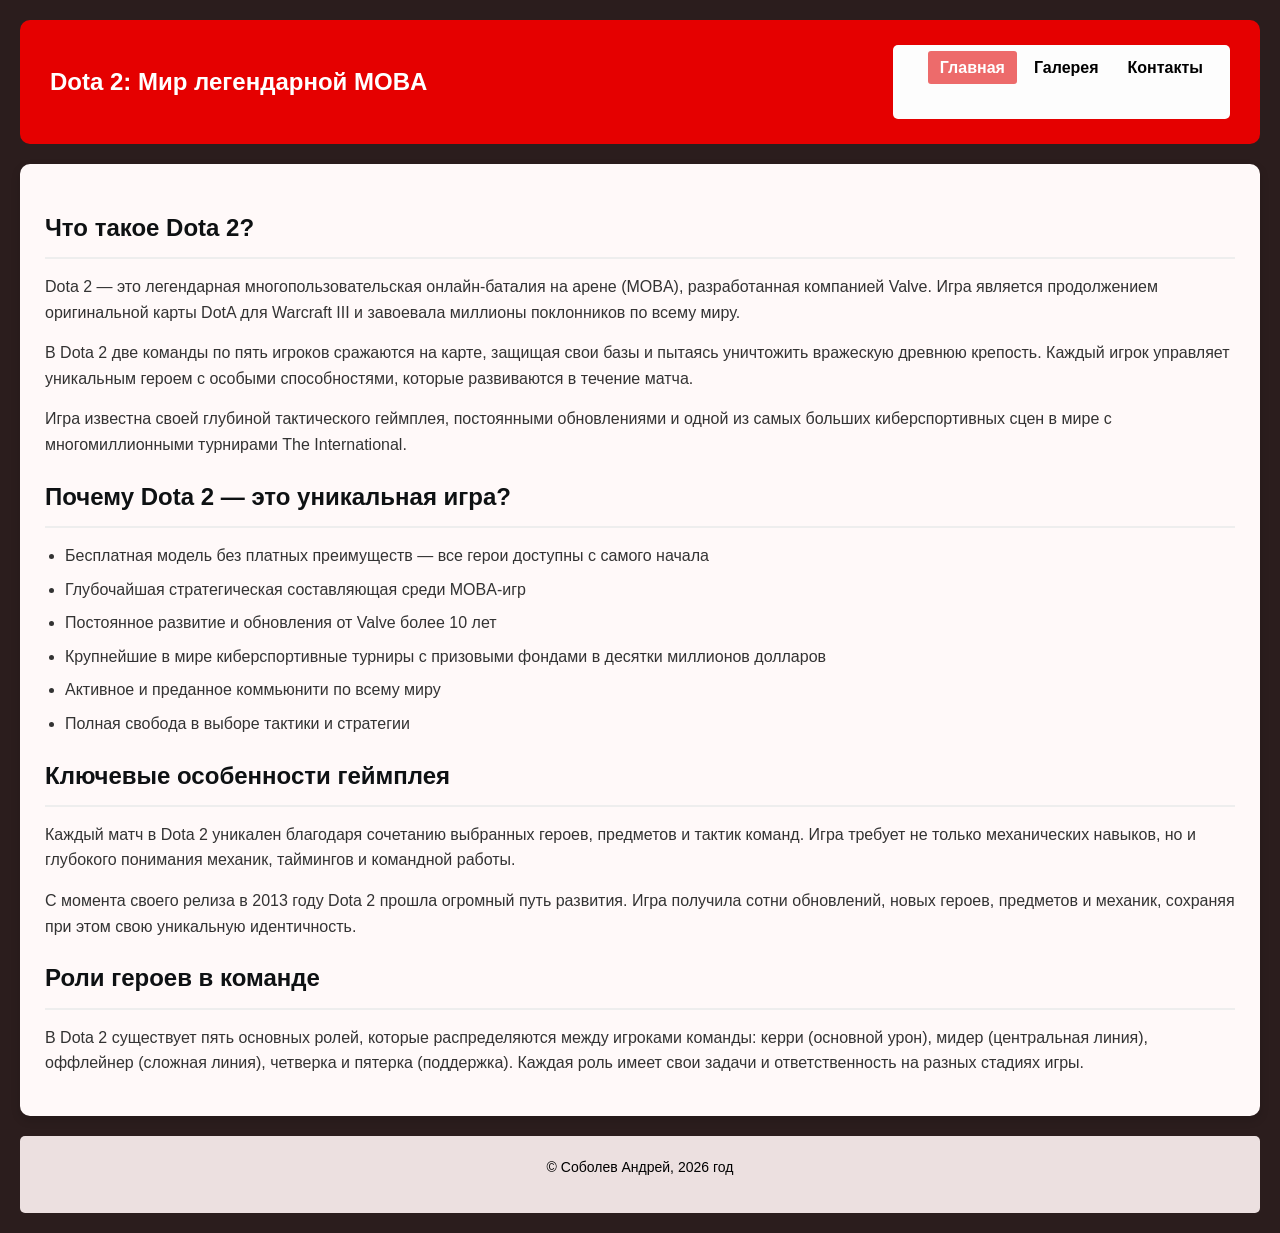
<file: index.html>
<!DOCTYPE html>
<html lang="ru">
<head>
  <meta charset="UTF-8" />
  <meta name="viewport" content="width=device-width, initial-scale=1.0" />
  <title>Dota 2: Полное руководство по игре</title>
  <link rel="stylesheet" href="style.css" />
  <link rel="stylesheet" href="https://cdnjs.cloudflare.com/ajax/libs/font-awesome/6.4.0/css/all.min.css">
</head>
<body>
  <header>
    <h1>Dota 2: Мир легендарной MOBA</h1>
    <nav>
      <ul>
        <li><a href="index.html" class="active">Главная</a></li>
        <li><a href="gallery.html">Галерея</a></li>
        <li><a href="contacts.html">Контакты</a></li>
      </ul>
    </nav>
  </header>

  <main>
    <section>
      <h2>Что такое Dota 2?</h2>
      <p>
        Dota 2 — это легендарная многопользовательская онлайн-баталия на арене
        (MOBA), разработанная компанией Valve. Игра является продолжением
        оригинальной карты DotA для Warcraft III и завоевала миллионы
        поклонников по всему миру.
      </p>
      <p>
        В Dota 2 две команды по пять игроков сражаются на карте, защищая свои
        базы и пытаясь уничтожить вражескую древнюю крепость. Каждый игрок
        управляет уникальным героем с особыми способностями, которые
        развиваются в течение матча.
      </p>
      <p>
        Игра известна своей глубиной тактического геймплея, постоянными
        обновлениями и одной из самых больших киберспортивных сцен в мире с
        многомиллионными турнирами The International.
      </p>

      <h2>Почему Dota 2 — это уникальная игра?</h2>
      <ul>
        <li>
          Бесплатная модель без платных преимуществ — все герои доступны с
          самого начала
        </li>
        <li>Глубочайшая стратегическая составляющая среди MOBA-игр</li>
        <li>Постоянное развитие и обновления от Valve более 10 лет</li>
        <li>
          Крупнейшие в мире киберспортивные турниры с призовыми фондами в
          десятки миллионов долларов
        </li>
        <li>Активное и преданное коммьюнити по всему миру</li>
        <li>Полная свобода в выборе тактики и стратегии</li>
      </ul>
    </section>

    <section>
      <h2>Ключевые особенности геймплея</h2>
      <p>
        Каждый матч в Dota 2 уникален благодаря сочетанию выбранных героев,
        предметов и тактик команд. Игра требует не только механических
        навыков, но и глубокого понимания механик, таймингов и командной
        работы.
      </p>
      <p>
        С момента своего релиза в 2013 году Dota 2 прошла огромный путь
        развития. Игра получила сотни обновлений, новых героев, предметов и
        механик, сохраняя при этом свою уникальную идентичность.
      </p>

      <h2>Роли героев в команде</h2>
      <p>
        В Dota 2 существует пять основных ролей, которые распределяются между
        игроками команды: керри (основной урон), мидер (центральная линия),
        оффлейнер (сложная линия), четверка и пятерка (поддержка). Каждая роль
        имеет свои задачи и ответственность на разных стадиях игры.
      </p>
    </section>
  </main>

  <footer>
    <p>© Соболев Андрей, 2026 год</p>
  </footer>
</body>
</html>
</file>
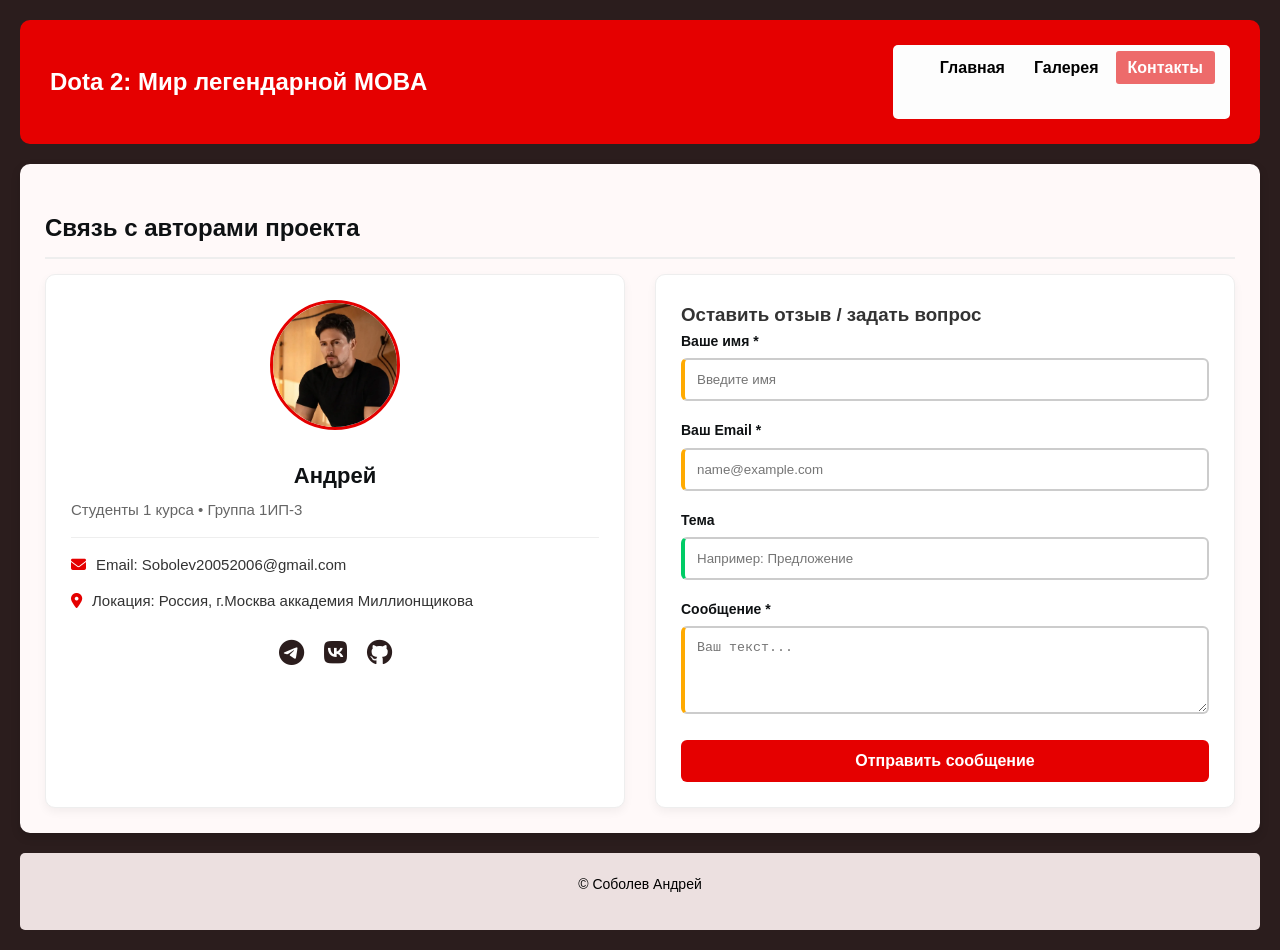
<file: contacts.html>
<!DOCTYPE html>
<html lang="ru">
<head>
  <meta charset="UTF-8">
  <meta name="viewport" content="width=device-width, initial-scale=1.0">
  <title>Контакты - Dota 2 Guide</title>
  <link rel="stylesheet" href="style.css">
  <link rel="stylesheet" href="https://cdnjs.cloudflare.com/ajax/libs/font-awesome/6.4.0/css/all.min.css">
</head>
<body>
  <header>
    <h1>Dota 2: Мир легендарной MOBA</h1>
    <nav>
      <ul>
        <li><a href="index.html">Главная</a></li>
        <li><a href="gallery.html">Галерея</a></li>
        <li><a href="contacts.html" class="active">Контакты</a></li>
      </ul>
    </nav>
  </header>

  <main>
    <h2>Связь с авторами проекта</h2>
    
    <div class="contacts-wrapper">
      
      <section class="contact-card">
        <div class="avatar-container">
          <img src="123.webp" alt="Фото авторов" class="avatar">
        </div>
        <div class="contact-info">
          <h3>Андрей</h3>
          <p class="subtitle">Студенты 1 курса • Группа 1ИП-3</p>
          <hr style="margin: 15px 0; border: none; border-bottom: 1px solid #eee;">
          <p><i class="fas fa-envelope" style="color: #e50000;"></i> Email: Sobolev20052006@gmail.com</p>
          <p><i class="fas fa-map-marker-alt" style="color: #e50000;"></i> Локация: Россия, г.Москва аккадемия Миллионщикова</p>
          
          <div class="social-links">
            <a href="#" class="social-icon"><i class="fab fa-telegram"></i></a>
            <a href="#" class="social-icon"><i class="fab fa-vk"></i></a>
            <a href="#" class="social-icon"><i class="fab fa-github"></i></a>
          </div>
        </div>
      </section>

      <section class="contact-form-container">
        <h3>Оставить отзыв / задать вопрос</h3>
        <form action="#" method="POST" onsubmit="alert('Форма успешно отправлена!'); this.reset(); return false;">
          
          <div class="form-group">
            <label for="name">Ваше имя *</label>
            <input type="text" id="name" class="form-control" placeholder="Введите имя" required>
          </div>

          <div class="form-group">
            <label for="email">Ваш Email *</label>
            <input type="email" id="email" class="form-control" placeholder="name@example.com" required>
          </div>

          <div class="form-group">
            <label for="subject">Тема</label>
            <input type="text" id="subject" class="form-control" placeholder="Например: Предложение">
          </div>

          <div class="form-group">
            <label for="message">Сообщение *</label>
            <textarea id="message" class="form-control" rows="4" placeholder="Ваш текст..." required></textarea>
          </div>

          <button type="submit" class="submit-btn">Отправить сообщение</button>
        </form>
      </section>

    </div>
  </main>

  <footer>
    <p>© Соболев Андрей</p>
  </footer>
</body>
</html>
</file>
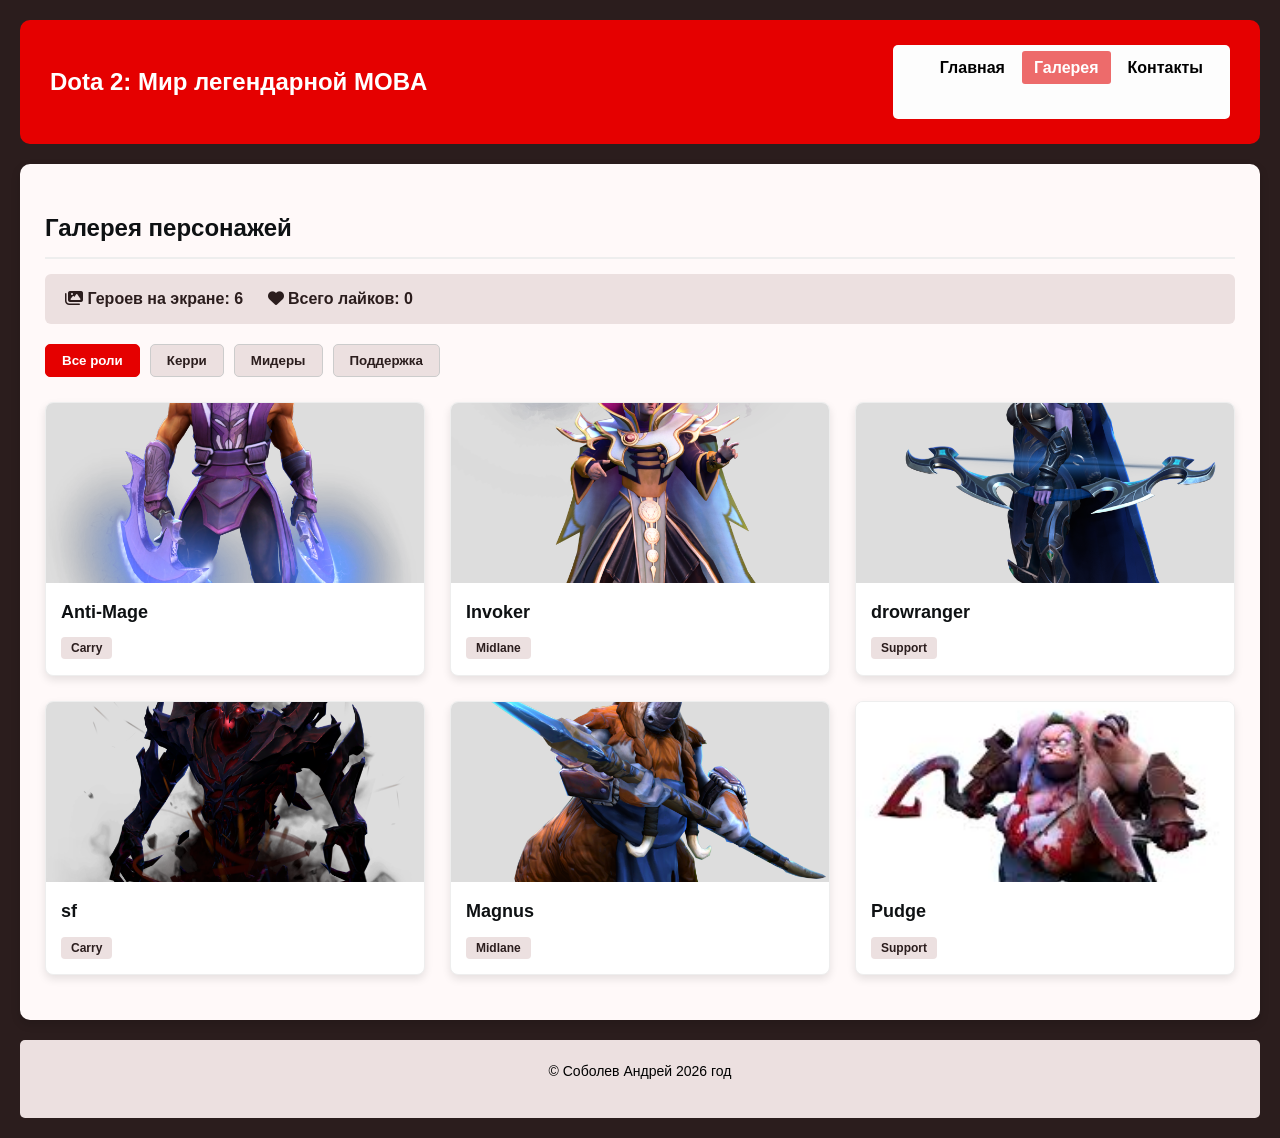
<file: gallery.html>
<!DOCTYPE html>
<html lang="ru">
<head>
  <meta charset="UTF-8">
  <meta name="viewport" content="width=device-width, initial-scale=1.0">
  <title>Галерея Героев - Dota 2 Guide</title>
  <link rel="stylesheet" href="style.css">
  <link rel="stylesheet" href="https://cdnjs.cloudflare.com/ajax/libs/font-awesome/6.4.0/css/all.min.css">
</head>
<body>
  <header>
    <h1>Dota 2: Мир легендарной MOBA</h1>
    <nav>
      <ul>
        <li><a href="index.html">Главная</a></li>
        <li><a href="gallery.html" class="active">Галерея</a></li>
        <li><a href="contacts.html">Контакты</a></li>
      </ul>
    </nav>
  </header>

  <main>
    <h2>Галерея персонажей</h2>
    
    <div class="controls-panel">
      <div class="stats">
        <span class="stat-item"><i class="fas fa-images"></i> Героев на экране: <span id="image-counter">0</span></span>
        <span class="stat-item"><i class="fas fa-heart"></i> Всего лайков: <span id="total-likes">0</span></span>
      </div>
    </div>

    <div class="filter-buttons">
      <button class="filter-btn active" data-filter="all">Все роли</button>
      <button class="filter-btn" data-filter="carry">Керри</button>
      <button class="filter-btn" data-filter="mid">Мидеры</button>
      <button class="filter-btn" data-filter="support">Поддержка</button>
    </div>

    <div class="gallery-grid" id="image-gallery">
      
      <article class="image-card" data-category="carry">
        <div class="card-image">
          <img src="images/ant.png" alt="Герой Anti-Mage">
          <div class="image-overlay">
            <button class="like-btn">
              <i class="far fa-heart"></i> <span class="like-count">0</span>
            </button>
          </div>
        </div>
        <div class="card-content">
          <h3 class="image-title">Anti-Mage</h3>
          <div class="image-tags"><span class="tag">Carry</span></div>
        </div>
      </article>

      <article class="image-card" data-category="mid">
        <div class="card-image">
          <img src="images/invo.png" alt="Герой Invoker">
          <div class="image-overlay">
            <button class="like-btn">
              <i class="far fa-heart"></i> <span class="like-count">0</span>
            </button>
          </div>
        </div>
        <div class="card-content">
          <h3 class="image-title">Invoker</h3>
          <div class="image-tags"><span class="tag">Midlane</span></div>
        </div>
      </article>

      <article class="image-card" data-category="support">
        <div class="card-image">
          <img src="images/drow.png" alt="Герой drowranger">
          <div class="image-overlay">
            <button class="like-btn">
              <i class="far fa-heart"></i> <span class="like-count">0</span>
            </button>
          </div>
        </div>
        <div class="card-content">
          <h3 class="image-title">drowranger</h3>
          <div class="image-tags"><span class="tag">Support</span></div>
        </div>
      </article>

      <article class="image-card" data-category="carry">
        <div class="card-image">
          <img src="images/sf.png" alt="sf">
          <div class="image-overlay">
            <button class="like-btn">
              <i class="far fa-heart"></i> <span class="like-count">0</span>
            </button>
          </div>
        </div>
        <div class="card-content">
          <h3 class="image-title">sf</h3>
          <div class="image-tags"><span class="tag">Carry</span></div>
        </div>
      </article>

      <article class="image-card" data-category="mid">
        <div class="card-image">
          <img src="images/mag.png" alt="Герой Magnus">
          <div class="image-overlay">
            <button class="like-btn">
              <i class="far fa-heart"></i> <span class="like-count">0</span>
            </button>
          </div>
        </div>
        <div class="card-content">
          <h3 class="image-title">Magnus</h3>
          <div class="image-tags"><span class="tag">Midlane</span></div>
        </div>
      </article>

      <article class="image-card" data-category="support">
        <div class="card-image">
          <img src="images/pu.jpeg" alt="Герой Pudge">
          <div class="image-overlay">
            <button class="like-btn">
              <i class="far fa-heart"></i> <span class="like-count">0</span>
            </button>
          </div>
        </div>
        <div class="card-content">
          <h3 class="image-title">Pudge</h3>
          <div class="image-tags"><span class="tag">Support</span></div>
        </div>
      </article>

    </div>
  </main>

  <footer>
    <p>© Соболев Андрей 2026 год</p>
  </footer>

  <script src="script.js"></script>
</body>
</html>
</file>
<file: style.css>
/* ==========================================
   ИЗНАЧАЛЬНЫЕ СТИЛИ (Твой базовый макет)
   ========================================== */
* {
    margin: 0;
    padding: 0;
    box-sizing: border-box; /* Продвинутая блочная модель */
}

body {
    font-family: Geneva, sans-serif;
    background-color: #2b1d1d;
    color: #333;
    line-height: 1.6;
    padding: 20px;
}

/* Обновление шапки с помощью CSS Flexbox по ПР №5 */
header {
    background-color: #e50000;
    color: rgb(255, 255, 255);
    padding: 25px 30px;
    border-radius: 10px;
    margin-bottom: 20px;
    
    display: flex;
    justify-content: space-between;
    align-items: center;
    flex-wrap: wrap;
    gap: 15px;
}

header h1 {
    font-size: 24px;
}

/* Навигационное меню во Flexbox */
nav {
    background-color: #fdfdfd;
    padding: 10px 15px;
    border-radius: 5px;
    margin-top: 0;
}

nav ul {
    list-style-type: none;
    display: flex;
    gap: 5px;
}

nav ul li {
    display: inline-block;
}

nav ul li a {
    color: rgb(0, 0, 0);
    text-decoration: none;
    font-weight: bold;
    padding: 8px 12px;
    border-radius: 3px;
    transition: background-color 0.3s, color 0.3s;
}

nav ul li a:hover, nav ul li a.active {
    background-color: rgb(237, 107, 107);
    color: #fff;
}

main {
    background-color: rgb(255, 249, 249);
    padding: 25px;
    border-radius: 10px;
    box-shadow: 0 4px 10px rgba(0,0,0,0.15);
    margin-bottom: 20px;
}

h2 {
    color: #0e1113;
    margin: 20px 0 15px 0;
    padding-bottom: 10px;
    border-bottom: 2px solid #eee;
}

p {
    margin-bottom: 15px;
}

ul {
    margin-left: 20px;
    margin-bottom: 20px;
}

ul li {
    margin-bottom: 8px;
}

footer {
    background-color: #ece0e0;
    color: rgb(0, 0, 0);
    text-align: center;
    padding: 20px;
    border-radius: 5px;
    font-size: 14px;
} 

/* ==========================================
   СТИЛИ ДЛЯ ГАЛЕРЕИ (CSS Grid - ПР №3)
   ========================================== */
.controls-panel {
    display: flex;
    justify-content: space-between;
    align-items: center;
    background: #ece0e0;
    padding: 12px 20px;
    border-radius: 6px;
    margin-bottom: 20px;
    flex-wrap: wrap;
    gap: 10px;
}

.stats .stat-item {
    margin-right: 20px;
    font-weight: bold;
    color: #2b1d1d;
}

.filter-buttons {
    display: flex;
    gap: 10px;
    margin-bottom: 25px;
    flex-wrap: wrap;
}

.filter-btn {
    background: #ece0e0;
    color: #2b1d1d;
    border: 1px solid #ccc;
    padding: 8px 16px;
    border-radius: 5px;
    cursor: pointer;
    font-weight: bold;
    transition: all 0.3s;
}

.filter-btn:hover, .filter-btn.active {
    background: #e50000;
    color: #fff;
    border-color: #e50000;
}

/* Реализация сетки CSS Grid */
.gallery-grid {
    display: grid;
    grid-template-columns: repeat(auto-fit, minmax(280px, 1fr));
    gap: 25px;
    margin-bottom: 20px;
}

.image-card {
    background: #fff;
    border-radius: 8px;
    overflow: hidden;
    box-shadow: 0 4px 8px rgba(0,0,0,0.1);
    border: 1px solid #eee;
    transition: transform 0.3s, box-shadow 0.3s;
}

.image-card:hover {
    transform: translateY(-5px);
    box-shadow: 0 6px 15px rgba(229, 0, 0, 0.2);
}

.card-image {
    position: relative;
    height: 180px;
    background: #ddd;
}

.card-image img {
    width: 100%;
    height: 100%;
    object-fit: cover;
}

/* Затемняющий слой с кнопкой лайка */
.image-overlay {
    position: absolute;
    top: 0;
    left: 0;
    width: 100%;
    height: 100%;
    background: rgba(0, 0, 0, 0.6);
    display: flex;
    justify-content: center;
    align-items: center;
    opacity: 0;
    transition: opacity 0.3s;
}

.image-card:hover .image-overlay {
    opacity: 1;
}

.like-btn {
    background: #e50000;
    color: white;
    border: none;
    padding: 10px 20px;
    border-radius: 20px;
    cursor: pointer;
    font-weight: bold;
    display: flex;
    align-items: center;
    gap: 8px;
}

.like-btn:hover {
    background: rgb(237, 107, 107);
}

.card-content {
    padding: 15px;
}

.image-title {
    font-size: 18px;
    margin-bottom: 8px;
    color: #0e1113;
}

.image-tags .tag {
    background: #ece0e0;
    padding: 4px 10px;
    font-size: 12px;
    border-radius: 4px;
    color: #2b1d1d;
    font-weight: bold;
}

/* ==========================================
   СТИЛИ ДЛЯ КОНТАКТОВ И ФОРМЫ (ПР №4 и №5)
   ========================================== */
.contacts-wrapper {
    display: flex;
    gap: 30px;
    flex-wrap: wrap; /* Две колонки на десктопе, одна на мобильных */
}

.contact-card, .contact-form-container {
    flex: 1;
    min-width: 300px;
    background: #fff;
    padding: 25px;
    border-radius: 10px;
    border: 1px solid #eee;
    box-shadow: 0 4px 10px rgba(0,0,0,0.05);
}

.avatar-container {
    text-align: center;
    margin-bottom: 20px;
}

/* Идеально круглый аватар по ТЗ ПР №4 */
.avatar {
    width: 130px;
    height: 130px;
    border-radius: 50%; 
    border: 3px solid #e50000;
    object-fit: cover;
}

.contact-info h3 {
    text-align: center;
    margin-bottom: 5px;
    font-size: 22px;
    color: #0e1113;
}

.subtitle {
    text-align: center;
    color: #666;
    font-size: 14px;
    margin-bottom: 15px;
}

.contact-info p {
    display: flex;
    align-items: center;
    gap: 10px;
    margin-bottom: 12px;
    font-size: 15px;
}

.social-links {
    margin-top: 20px;
    display: flex;
    justify-content: center;
    gap: 20px;
}

.social-icon {
    color: #2b1d1d;
    font-size: 26px;
    transition: color 0.3s, transform 0.3s;
}

.social-icon:hover {
    color: #e50000;
    transform: scale(1.1);
}

/* Элементы интерактивной формы */
.form-group {
    margin-bottom: 18px;
}

.form-group label {
    display: block;
    margin-bottom: 6px;
    font-weight: bold;
    font-size: 14px;
    color: #0e1113;
}

.form-control {
    width: 100%;
    padding: 12px;
    background: #fff;
    border: 2px solid #ccc;
    border-radius: 6px;
    color: #333;
    outline: none;
    transition: all 0.3s;
}

/* --- Обязательные интерактивные Псевдоклассы формы --- */
.form-control:focus {
    border-color: #e50000;
    box-shadow: 0 0 8px rgba(229, 0, 0, 0.2);
}

.form-control:required {
    border-left: 4px solid #ffaa00; /* Желтый маркер для пустых обязательных полей */
}

.form-control:valid {
    border-left: 4px solid #00cc66; /* Зеленый маркер при корректном заполнении */
}

.submit-btn {
    background: #e50000;
    color: #fff;
    border: none;
    padding: 12px 20px;
    border-radius: 6px;
    font-weight: bold;
    font-size: 16px;
    cursor: pointer;
    width: 100%;
    transition: background-color 0.3s;
}

.submit-btn:hover {
    background: rgb(237, 107, 107);
}

/* ==========================================
   АДАПТИВНЫЙ ДИЗАЙН (Медиа-запросы)
   ========================================== */
@media (max-width: 650px) {
    /* 1 колонка Grid на смартфонах */
    .gallery-grid {
        grid-template-columns: 1fr;
    }
    
    /* Шапка перестраивается вертикально */
    header {
        flex-direction: column;
        text-align: center;
    }
    
    nav ul {
        flex-direction: column;
        align-items: center;
        gap: 10px;
    }
}
</file>
